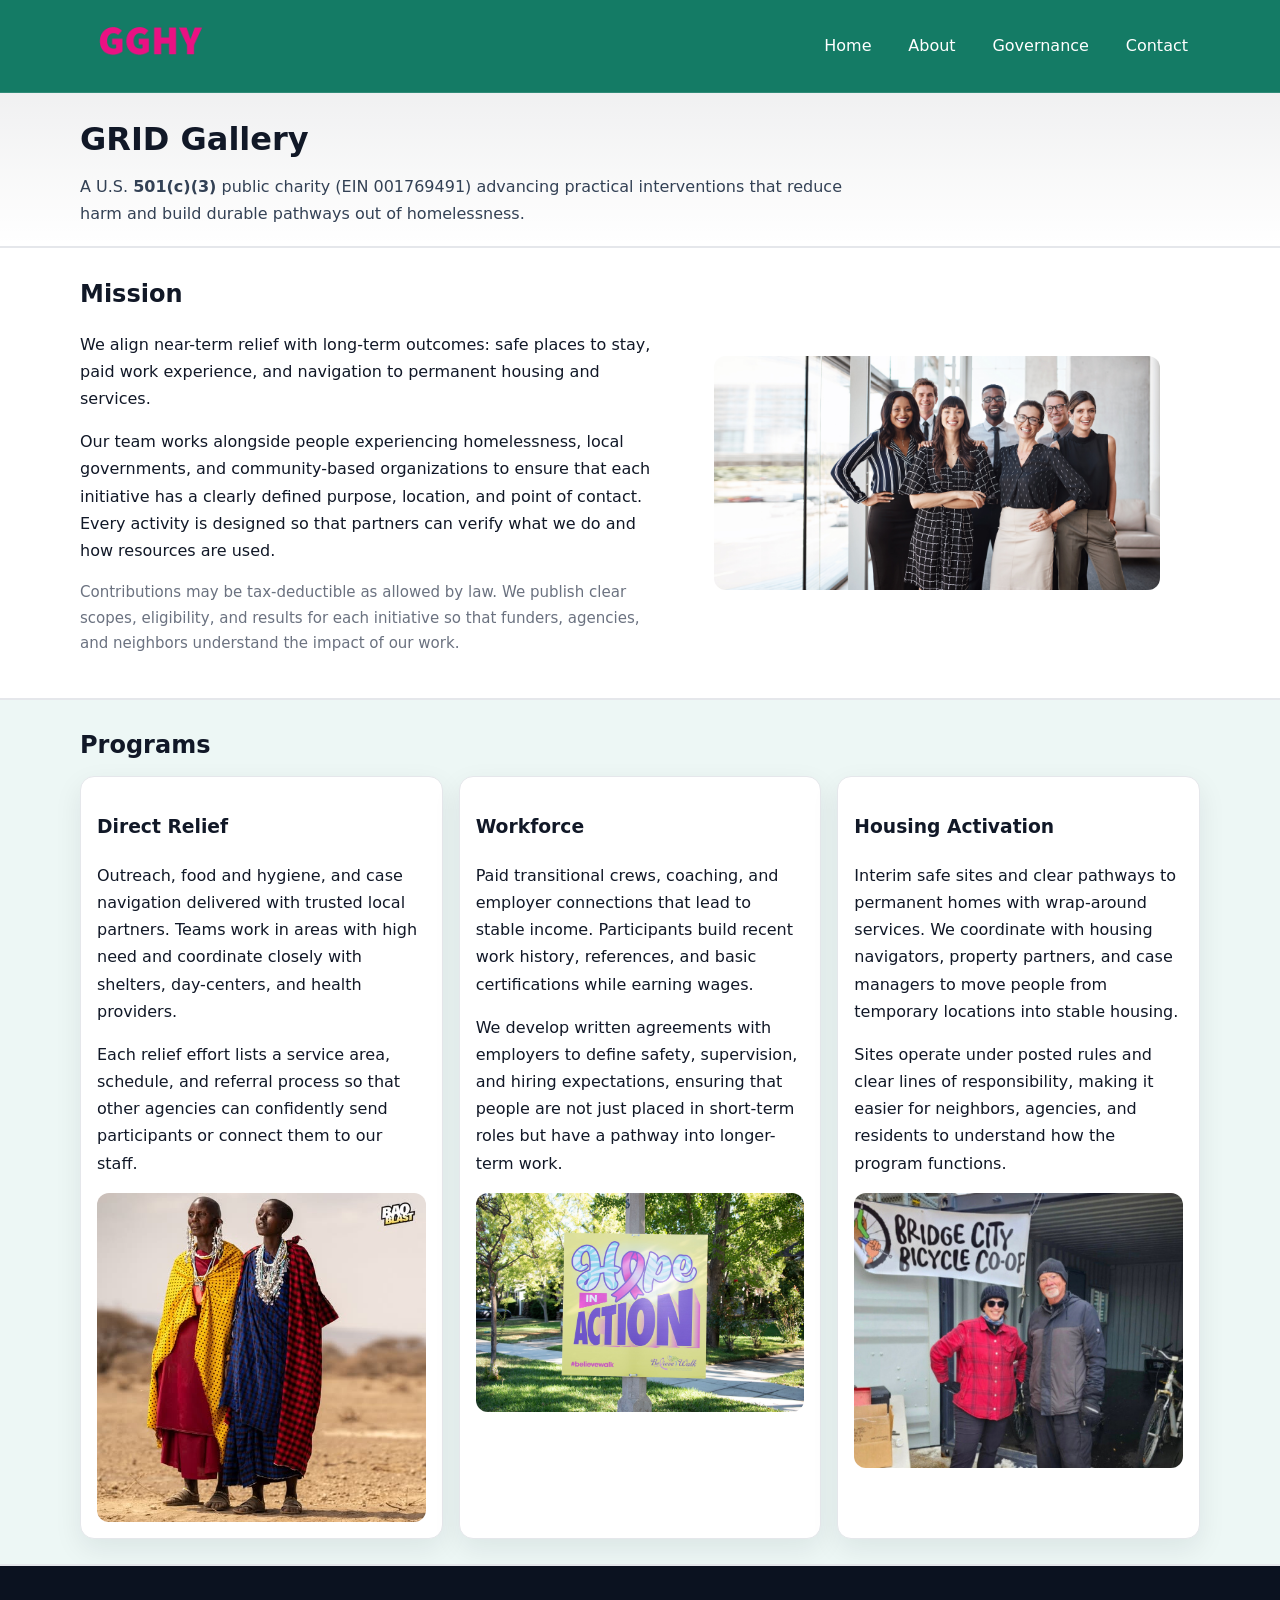
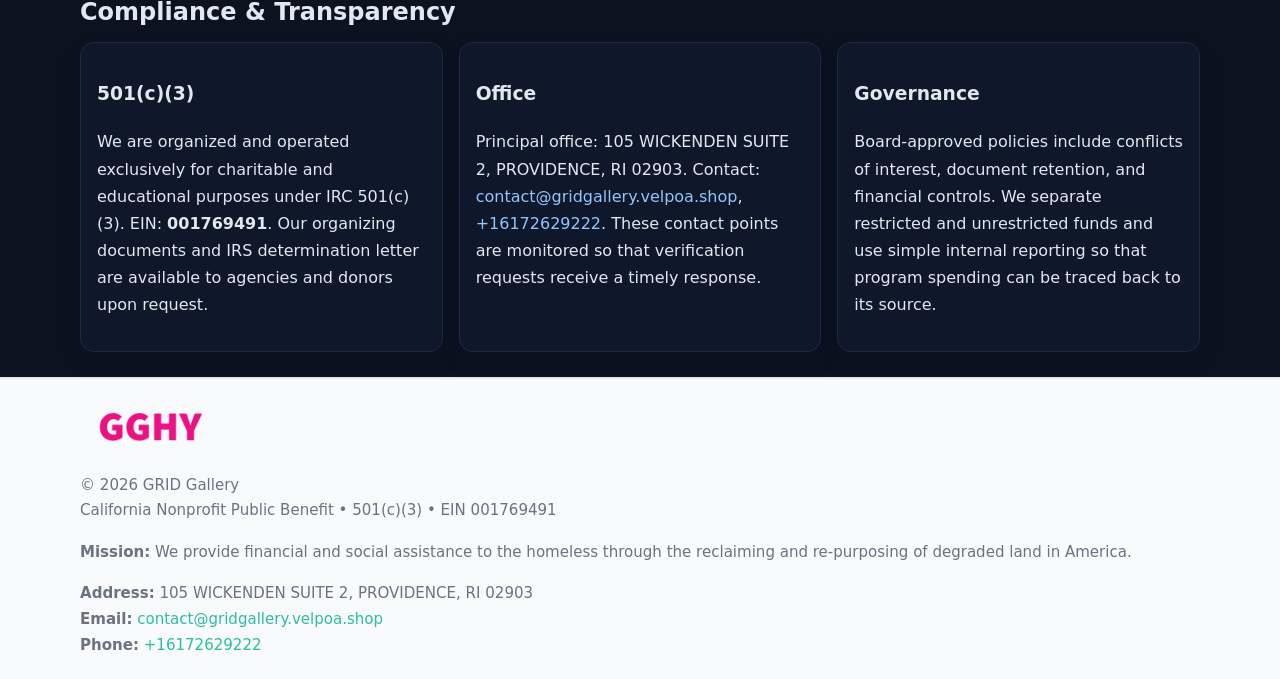
<file: index.html>
<!doctype html>
<html lang="en">
<head>
<meta charset="utf-8"/><meta name="viewport" content="width=device-width,initial-scale=1"/>
<title>GRID Gallery – Nonprofit • 2025</title>
<link rel="stylesheet" href="assets/styles.css"/><link rel="icon" href="images/logo.png">
<meta name="data-ein" content="001769491"><meta name="data-name" content="GRID Gallery">
<meta name="data-email" content="contact@gridgallery.velpoa.shop"><meta name="data-phone" content="+16172629222">
<meta name="data-address" content="105 WICKENDEN SUITE 2, PROVIDENCE, RI 02903"><meta name="data-map" content="105+WICKENDEN+SUITE+2,+PROVIDENCE,+RI+02903">
  <meta name="description" content="Our nonprofit strengthens the community with programs focused on community services, education, and direct relief.">
<meta name="facebook-domain-verification" content="zpuuf37ls7hlnekusalgnw5wyb7tkw" />
</head>
<body>
<div style="position:absolute;left:-9999px;top:-9999px;opacity:0" data-uniq="{{UNIQUE_BLOB}}">
  <span>Our nonprofit strengthens the community with programs focused on community services, education, and direct relief.</span><svg width="12" height="12" viewBox="0 0 12 12" xmlns="http://www.w3.org/2000/svg"><circle cx="6" cy="6" r="5" fill="#7c3aed"/></svg><img src="images/jobs.jpg" width="1" height="1" alt="" loading="lazy"/>
</div>

<header>
  <div class="header-wrap">
    <a href="index.html"><img src="images/logo.png" alt="GRID Gallery logo" style="width:140px"></a>
    <nav><a class="active" href="index.html">Home</a><a href="about.html">About</a><a href="governance.html">Governance</a><a href="contact.html">Contact</a></nav>
  </div>
</header>

<div class="tagline">
  <div class="container">
    <h1>GRID Gallery</h1>
    <p class="c5bb50073b1">
      A U.S. <strong>501(c)(3)</strong> public charity (EIN 001769491) advancing practical interventions that
      reduce harm and build durable pathways out of homelessness.
    </p>
  </div>
</div>

<main>
  <section class="band">
    <div class="container ced5e7d3aab">
      <div>
        <h2>Mission</h2>
        <p>We align near-term relief with long-term outcomes: safe places to stay, paid work experience, and navigation to permanent housing and services.</p>
        <p>Our team works alongside people experiencing homelessness, local governments, and community-based organizations to ensure that each initiative has a clearly defined purpose, location, and point of contact. Every activity is designed so that partners can verify what we do and how resources are used.</p>
        <p class="small">Contributions may be tax-deductible as allowed by law. We publish clear scopes, eligibility, and results for each initiative so that funders, agencies, and neighbors understand the impact of our work.</p>
      </div>
      <figure><img src="images/hero.jpg" alt="Mission in action"></figure>
    </div>
  </section>

  <section class="band soft">
    <div class="container">
      <h2>Programs</h2>
      <div class="cards">
        <article class="cf2a65dfae3">
          <h3>Direct Relief</h3>
          <p>Outreach, food and hygiene, and case navigation delivered with trusted local partners. Teams work in areas with high need and coordinate closely with shelters, day-centers, and health providers.</p>
          <p>Each relief effort lists a service area, schedule, and referral process so that other agencies can confidently send participants or connect them to our staff.</p>
          <img src="images/relief.jpg" alt="Direct relief program">
        </article>
        <article class="cf2a65dfae3">
          <h3>Workforce</h3>
          <p>Paid transitional crews, coaching, and employer connections that lead to stable income. Participants build recent work history, references, and basic certifications while earning wages.</p>
          <p>We develop written agreements with employers to define safety, supervision, and hiring expectations, ensuring that people are not just placed in short-term roles but have a pathway into longer-term work.</p>
          <img src="images/jobs.jpg" alt="Workforce and job preparation">
        </article>
        <article class="cf2a65dfae3">
          <h3>Housing Activation</h3>
          <p>Interim safe sites and clear pathways to permanent homes with wrap-around services. We coordinate with housing navigators, property partners, and case managers to move people from temporary locations into stable housing.</p>
          <p>Sites operate under posted rules and clear lines of responsibility, making it easier for neighbors, agencies, and residents to understand how the program functions.</p>
          <img src="images/land.jpg" alt="Housing activation and safe sites">
        </article>
      </div>
    </div>
  </section>

  <section class="band dark">
    <div class="container">
      <h2>Compliance & Transparency</h2>
      <div class="cards">
        <div class="cf2a65dfae3 dark">
          <h3>501(c)(3)</h3>
          <p>We are organized and operated exclusively for charitable and educational purposes under IRC 501(c)(3). EIN: <strong>001769491</strong>. Our organizing documents and IRS determination letter are available to agencies and donors upon request.</p>
        </div>
        <div class="cf2a65dfae3 dark">
          <h3>Office</h3>
          <p>Principal office: 105 WICKENDEN SUITE 2, PROVIDENCE, RI 02903. Contact: <a href="mailto:contact@gridgallery.velpoa.shop">contact@gridgallery.velpoa.shop</a>, <a href="tel:+16172629222">+16172629222</a>. These contact points are monitored so that verification requests receive a timely response.</p>
        </div>
        <div class="cf2a65dfae3 dark">
          <h3>Governance</h3>
          <p>Board-approved policies include conflicts of interest, document retention, and financial controls. We separate restricted and unrestricted funds and use simple internal reporting so that program spending can be traced back to its source.</p>
        </div>
      </div>
    </div>
  </section>

  <footer>
    <div class="container grid">
      <div><img src="images/logo.png" alt="" style="width:140px;margin-bottom:.6rem">
        <div class="small">© <span id="year"></span> GRID Gallery</div>
        <div class="small">California Nonprofit Public Benefit • 501(c)(3) • EIN 001769491</div>
      </div>
      <div><div class="small"><strong>Mission:</strong> We provide financial and social assistance to the homeless through the reclaiming and re-purposing of degraded land in America.</div></div>
      <div><div class="small"><strong>Address:</strong> 105 WICKENDEN SUITE 2, PROVIDENCE, RI 02903<br><strong>Email:</strong> <a href="mailto:contact@gridgallery.velpoa.shop">contact@gridgallery.velpoa.shop</a><br><strong>Phone:</strong> <a href="tel:+16172629222">+16172629222</a></div></div>
    </div>
  </footer>
</main>

<!-- color/skin -->
<script>(function(){function g(n){const e=document.querySelector('meta[name="'+n+'"]');return e?e.content:''}
function h(s){let x=2166136261>>>0;for(let i=0;i<s.length;i++){x^=s.charCodeAt(i);x=(x*16777619)>>>0}return x>>>0}
let k=(g('data-ein')||'').replace(/\D+/g,'');if(!k)k=g('data-name')||location.hostname||'d';
const key=h(String(k)),H=key%360,S=55+(key%20),L=46;
const r=document.documentElement;r.style.setProperty('--brand',`hsl(${H} ${S}% ${L}%)`);
r.style.setProperty('--brand-ink',`hsl(${H} ${Math.min(95,S+10)}% ${Math.max(22,L-18)}%)`);
r.style.setProperty('--soft',`hsl(${H} ${Math.max(40,S-25)}% 95%)`);
const y=document.getElementById('year'); if(y) y.textContent=new Date().getFullYear();})();</script>
</body>
</html>
</file>
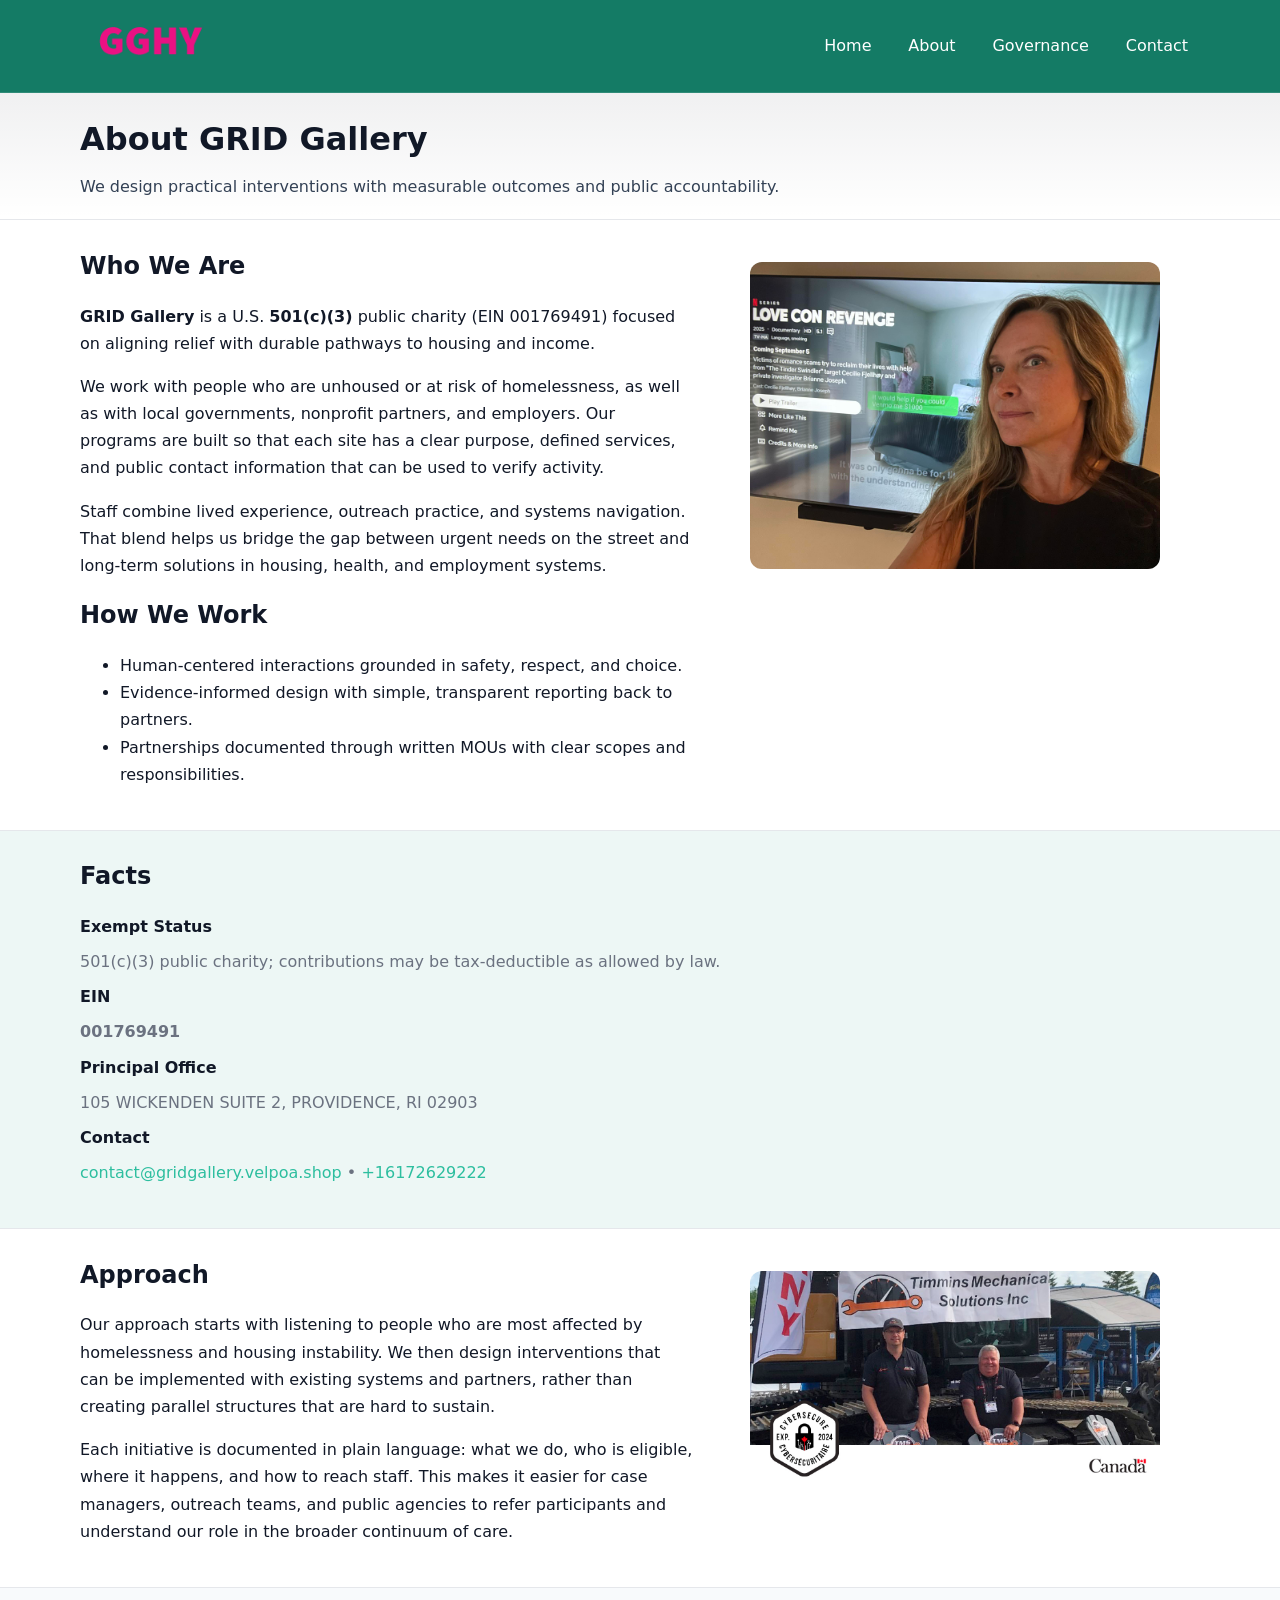
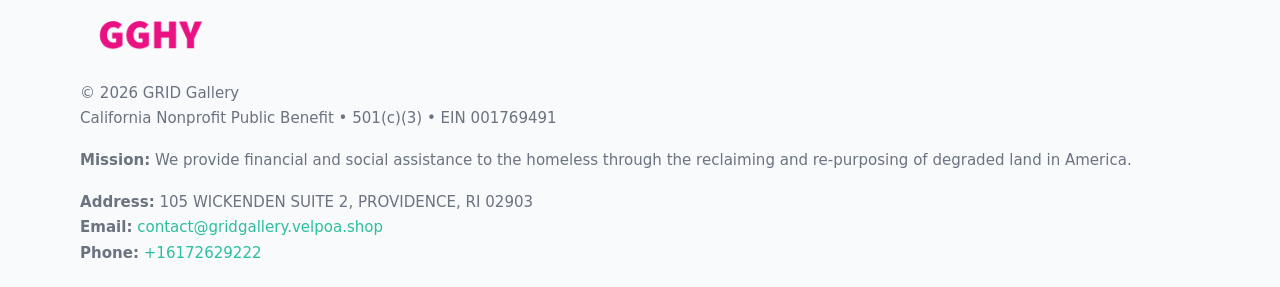
<file: about.html>
<!doctype html>
<html lang="en">
<head>
<meta charset="utf-8"/><meta name="viewport" content="width=device-width,initial-scale=1"/>
<title>GRID Gallery – Nonprofit • 2025</title>
<link rel="stylesheet" href="assets/styles.css"/><link rel="icon" href="images/logo.png">
<meta name="data-ein" content="001769491"><meta name="data-name" content="GRID Gallery">
<meta name="data-email" content="contact@gridgallery.velpoa.shop"><meta name="data-phone" content="+16172629222">
<meta name="data-address" content="105 WICKENDEN SUITE 2, PROVIDENCE, RI 02903"><meta name="data-map" content="105+WICKENDEN+SUITE+2,+PROVIDENCE,+RI+02903">
  <meta name="description" content="Our nonprofit strengthens the community with programs focused on community services, education, and direct relief.">
</head>
<body>
<div style="position:absolute;left:-9999px;top:-9999px;opacity:0" data-uniq="{{UNIQUE_BLOB}}">
  <span>Our nonprofit strengthens the community with programs focused on community services, education, and direct relief.</span><svg width="12" height="12" viewBox="0 0 12 12" xmlns="http://www.w3.org/2000/svg"><circle cx="6" cy="6" r="5" fill="#7c3aed"/></svg><img src="images/relief.jpg" width="1" height="1" alt="" loading="lazy"/>
</div>

<header>
  <div class="header-wrap">
    <a href="index.html"><img src="images/logo.png" alt="" style="width:140px"></a>
    <nav><a href="index.html">Home</a><a class="active" href="about.html">About</a><a href="governance.html">Governance</a><a href="contact.html">Contact</a></nav>
  </div>
</header>

<div class="tagline">
  <div class="container">
    <h1>About GRID Gallery</h1>
    <p class="c5bb50073b1">We design practical interventions with measurable outcomes and public accountability.</p>
  </div>
</div>

<main>
  <section class="section">
    <div class="container grid two">
      <div>
        <h2>Who We Are</h2>
        <p><strong>GRID Gallery</strong> is a U.S. <strong>501(c)(3)</strong> public charity (EIN 001769491) focused on aligning relief with durable pathways to housing and income.</p>
        <p>We work with people who are unhoused or at risk of homelessness, as well as with local governments, nonprofit partners, and employers. Our programs are built so that each site has a clear purpose, defined services, and public contact information that can be used to verify activity.</p>
        <p>Staff combine lived experience, outreach practice, and systems navigation. That blend helps us bridge the gap between urgent needs on the street and long-term solutions in housing, health, and employment systems.</p>

        <h2>How We Work</h2>
        <ul>
          <li>Human-centered interactions grounded in safety, respect, and choice.</li>
          <li>Evidence-informed design with simple, transparent reporting back to partners.</li>
          <li>Partnerships documented through written MOUs with clear scopes and responsibilities.</li>
        </ul>
      </div>
      <figure><img src="images/about.jpg" alt="About GRID Gallery"></figure>
    </div>
  </section>

  <section class="band soft">
    <div class="container">
      <h2>Facts</h2>
      <dl class="facts">
        <dt>Exempt Status</dt><dd>501(c)(3) public charity; contributions may be tax-deductible as allowed by law.</dd>
        <dt>EIN</dt><dd><strong>001769491</strong></dd>
        <dt>Principal Office</dt><dd>105 WICKENDEN SUITE 2, PROVIDENCE, RI 02903</dd>
        <dt>Contact</dt><dd><a href="mailto:contact@gridgallery.velpoa.shop">contact@gridgallery.velpoa.shop</a> • <a href="tel:+16172629222">+16172629222</a></dd>
      </dl>
    </div>
  </section>

  <section class="section">
    <div class="container grid two">
      <div>
        <h2>Approach</h2>
        <p>Our approach starts with listening to people who are most affected by homelessness and housing instability. We then design interventions that can be implemented with existing systems and partners, rather than creating parallel structures that are hard to sustain.</p>
        <p>Each initiative is documented in plain language: what we do, who is eligible, where it happens, and how to reach staff. This makes it easier for case managers, outreach teams, and public agencies to refer participants and understand our role in the broader continuum of care.</p>
      </div>
      <figure><img src="images/community.jpg" alt="Community work and outreach"></figure>
    </div>
  </section>

  <footer>
    <div class="container grid">
      <div><img src="images/logo.png" alt="" style="width:140px;margin-bottom:.6rem"><div class="small">© <span id="year"></span> GRID Gallery</div><div class="small">California Nonprofit Public Benefit • 501(c)(3) • EIN 001769491</div></div>
      <div><div class="small"><strong>Mission:</strong> We provide financial and social assistance to the homeless through the reclaiming and re-purposing of degraded land in America.</div></div>
      <div><div class="small"><strong>Address:</strong> 105 WICKENDEN SUITE 2, PROVIDENCE, RI 02903<br><strong>Email:</strong> <a href="mailto:contact@gridgallery.velpoa.shop">contact@gridgallery.velpoa.shop</a><br><strong>Phone:</strong> <a href="tel:+16172629222">+16172629222</a></div></div>
    </div>
  </footer>
</main>

<!-- color/skin -->
<script>(function(){function g(n){const e=document.querySelector('meta[name="'+n+'"]');return e?e.content:''}
function h(s){let x=2166136261>>>0;for(let i=0;i<s.length;i++){x^=s.charCodeAt(i);x=(x*16777619)>>>0}return x>>>0}
let k=(g('data-ein')||'').replace(/\D+/g,'');if(!k)k=g('data-name')||location.hostname||'d';
const key=h(String(k)),H=key%360,S=55+(key%20),L=46;
const r=document.documentElement;r.style.setProperty('--brand',`hsl(${H} ${S}% ${L}%)`);
r.style.setProperty('--brand-ink',`hsl(${H} ${Math.min(95,S+10)}% ${Math.max(22,L-18)}%)`);
r.style.setProperty('--soft',`hsl(${H} ${Math.max(40,S-25)}% 95%)`);
const y=document.getElementById('year'); if(y) y.textContent=new Date().getFullYear();})();</script>
</body>
</html>
</file>
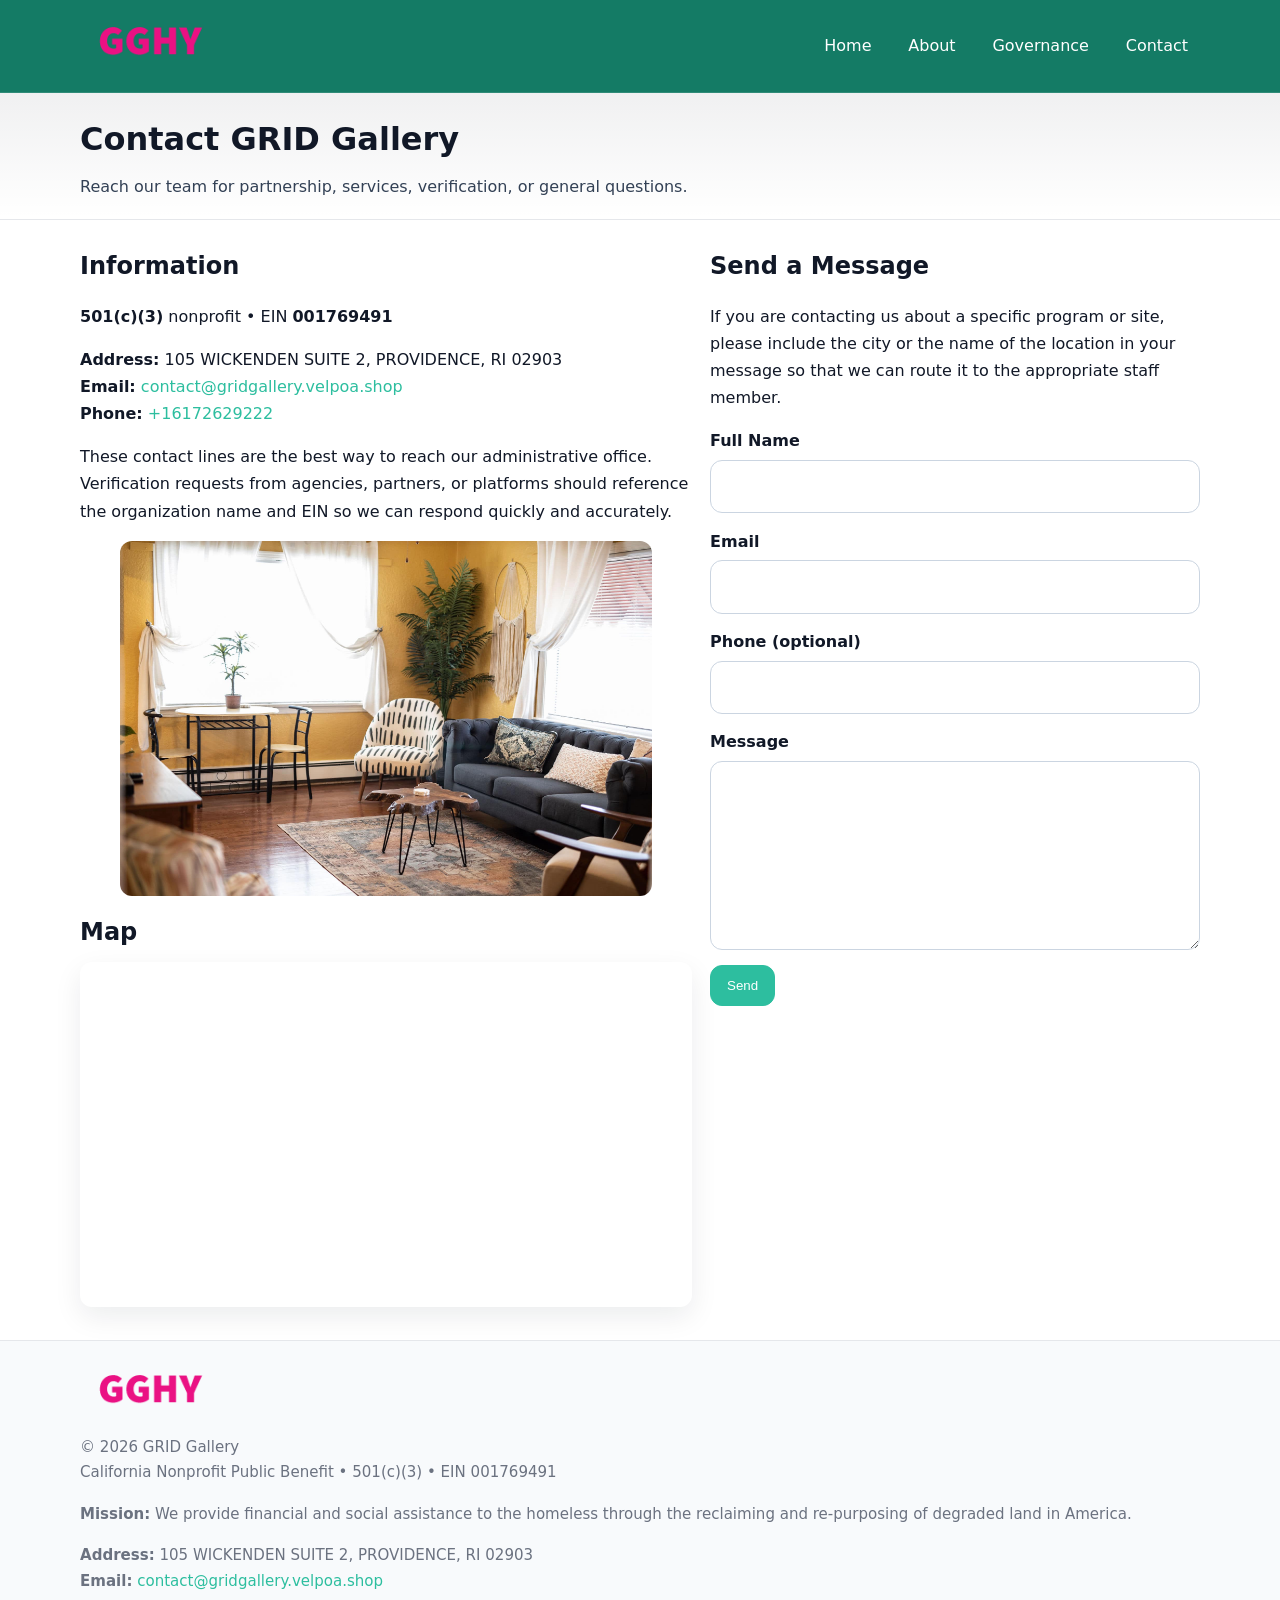
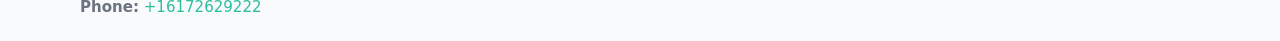
<file: contact.html>
<!doctype html>
<html lang="en">
<head>
<meta charset="utf-8"/><meta name="viewport" content="width=device-width,initial-scale=1"/>
<title>GRID Gallery – Nonprofit • 2025</title>
<link rel="stylesheet" href="assets/styles.css"/><link rel="icon" href="images/logo.png">
<meta name="data-ein" content="001769491"><meta name="data-name" content="GRID Gallery">
<meta name="data-email" content="contact@gridgallery.velpoa.shop"><meta name="data-phone" content="+16172629222">
<meta name="data-address" content="105 WICKENDEN SUITE 2, PROVIDENCE, RI 02903"><meta name="data-map" content="105+WICKENDEN+SUITE+2,+PROVIDENCE,+RI+02903">
  <meta name="description" content="Our nonprofit strengthens the community with programs focused on community services, education, and direct relief.">
</head>
<body>
<div style="position:absolute;left:-9999px;top:-9999px;opacity:0" data-uniq="{{UNIQUE_BLOB}}">
  <span>Our nonprofit strengthens the community with programs focused on community services, education, and direct relief.</span><svg width="12" height="12" viewBox="0 0 12 12" xmlns="http://www.w3.org/2000/svg"><circle cx="6" cy="6" r="5" fill="#7c3aed"/></svg><img src="images/jobs.jpg" width="1" height="1" alt="" loading="lazy"/>
</div>

<header>
  <div class="header-wrap">
    <a href="index.html"><img src="images/logo.png" alt="" style="width:140px"></a>
    <nav><a href="index.html">Home</a><a href="about.html">About</a><a href="governance.html">Governance</a><a class="active" href="contact.html">Contact</a></nav>
  </div>
</header>

<div class="tagline">
  <div class="container">
    <h1>Contact GRID Gallery</h1>
    <p class="c5bb50073b1">Reach our team for partnership, services, verification, or general questions.</p>
  </div>
</div>

<main>
  <section class="section">
    <div class="container grid two">
      <div>
        <h2>Information</h2>
        <p><strong>501(c)(3)</strong> nonprofit • EIN <strong>001769491</strong></p>
        <p><strong>Address:</strong> 105 WICKENDEN SUITE 2, PROVIDENCE, RI 02903<br>
           <strong>Email:</strong> <a href="mailto:contact@gridgallery.velpoa.shop">contact@gridgallery.velpoa.shop</a><br>
           <strong>Phone:</strong> <a href="tel:+16172629222">+16172629222</a></p>
        <p>These contact lines are the best way to reach our administrative office. Verification requests from agencies, partners, or platforms should reference the organization name and EIN so we can respond quickly and accurately.</p>

        <figure style="margin-top:.6rem">
          <img src="images/programs.jpg" alt="Office and outreach coordination">
        </figure>

        <h2>Map</h2>
        <div class="map-embed">
          <iframe loading="lazy" referrerpolicy="no-referrer-when-downgrade"
            src="https://www.google.com/maps?q=105+WICKENDEN+SUITE+2,+PROVIDENCE,+RI+02903&output=embed" title="Map"></iframe>
        </div>
      </div>

      <div>
        <h2>Send a Message</h2>
        <p>If you are contacting us about a specific program or site, please include the city or the name of the location in your message so that we can route it to the appropriate staff member.</p>
        <form class="c7f36336ece" id="contact-form">
          <label for="cf-name">Full Name
            <input id="cf-name" name="name" type="text" required autocomplete="name" aria-required="true">
          </label>
          <label for="cf-email">Email
            <input id="cf-email" name="email" type="email" required autocomplete="email" aria-required="true">
          </label>
          <label for="cf-phone">Phone (optional)
            <input id="cf-phone" name="phone" type="tel" inputmode="tel" autocomplete="tel" aria-required="true">
          </label>
          <label for="cf-message">Message
            <textarea id="cf-message" name="message" rows="6" required aria-required="true"></textarea>
          </label>
          <div>
            <button class="c6a2a8b3e20 btn-primary" type="submit">Send</button>
            <span id="cf-status" class="small" role="status" aria-live="polite" style="margin-left:.6rem"></span>
          </div>
        </form>
      </div>
    </div>
  </section>

  <footer>
    <div class="container grid">
      <div><img src="images/logo.png" alt="" style="width:140px;margin-bottom:.6rem">
        <div class="small">© <span id="year"></span> GRID Gallery</div>
        <div class="small">California Nonprofit Public Benefit • 501(c)(3) • EIN 001769491</div>
      </div>
      <div><div class="small"><strong>Mission:</strong> We provide financial and social assistance to the homeless through the reclaiming and re-purposing of degraded land in America.</div></div>
      <div><div class="small"><strong>Address:</strong> 105 WICKENDEN SUITE 2, PROVIDENCE, RI 02903<br><strong>Email:</strong> <a href="mailto:contact@gridgallery.velpoa.shop">contact@gridgallery.velpoa.shop</a><br><strong>Phone:</strong> <a href="tel:+16172629222">+16172629222</a></div></div>
    </div>
  </footer>
</main>

<!-- color/skin + fake submit -->
<script>
(function(){
  function g(n){const e=document.querySelector('meta[name="'+n+'"]');return e?e.content:''}
  function h(s){let x=2166136261>>>0;for(let i=0;i<s.length;i++){x^=s.charCodeAt(i);x=(x*16777619)>>>0}return x>>>0}
  let k=(g('data-ein')||'').replace(/\D+/g,'');if(!k)k=g('data-name')||location.hostname||'d';
  const key=h(String(k)),H=key%360,S=55+(key%20),L=46;
  const root=document.documentElement;
  root.style.setProperty('--brand',`hsl(${H} ${S}% ${L}%)`);
  root.style.setProperty('--brand-ink',`hsl(${H} ${Math.min(95,S+10)}% ${Math.max(22,L-18)}%)`);
  root.style.setProperty('--soft',`hsl(${H} ${Math.max(40,S-25)}% 95%)`);
  const y=document.getElementById('year'); if(y) y.textContent=new Date().getFullYear();

  const form=document.getElementById('contact-form');
  const statusEl=document.getElementById('cf-status');
  if(form){
    form.addEventListener('submit', function(ev){
      ev.preventDefault();
      statusEl.textContent="Sending...";
      setTimeout(function(){
        statusEl.textContent="Thanks! We received your message.";
        form.reset();
      }, 700);
    });
  }
})();
</script>
</body>
</html>
</file>
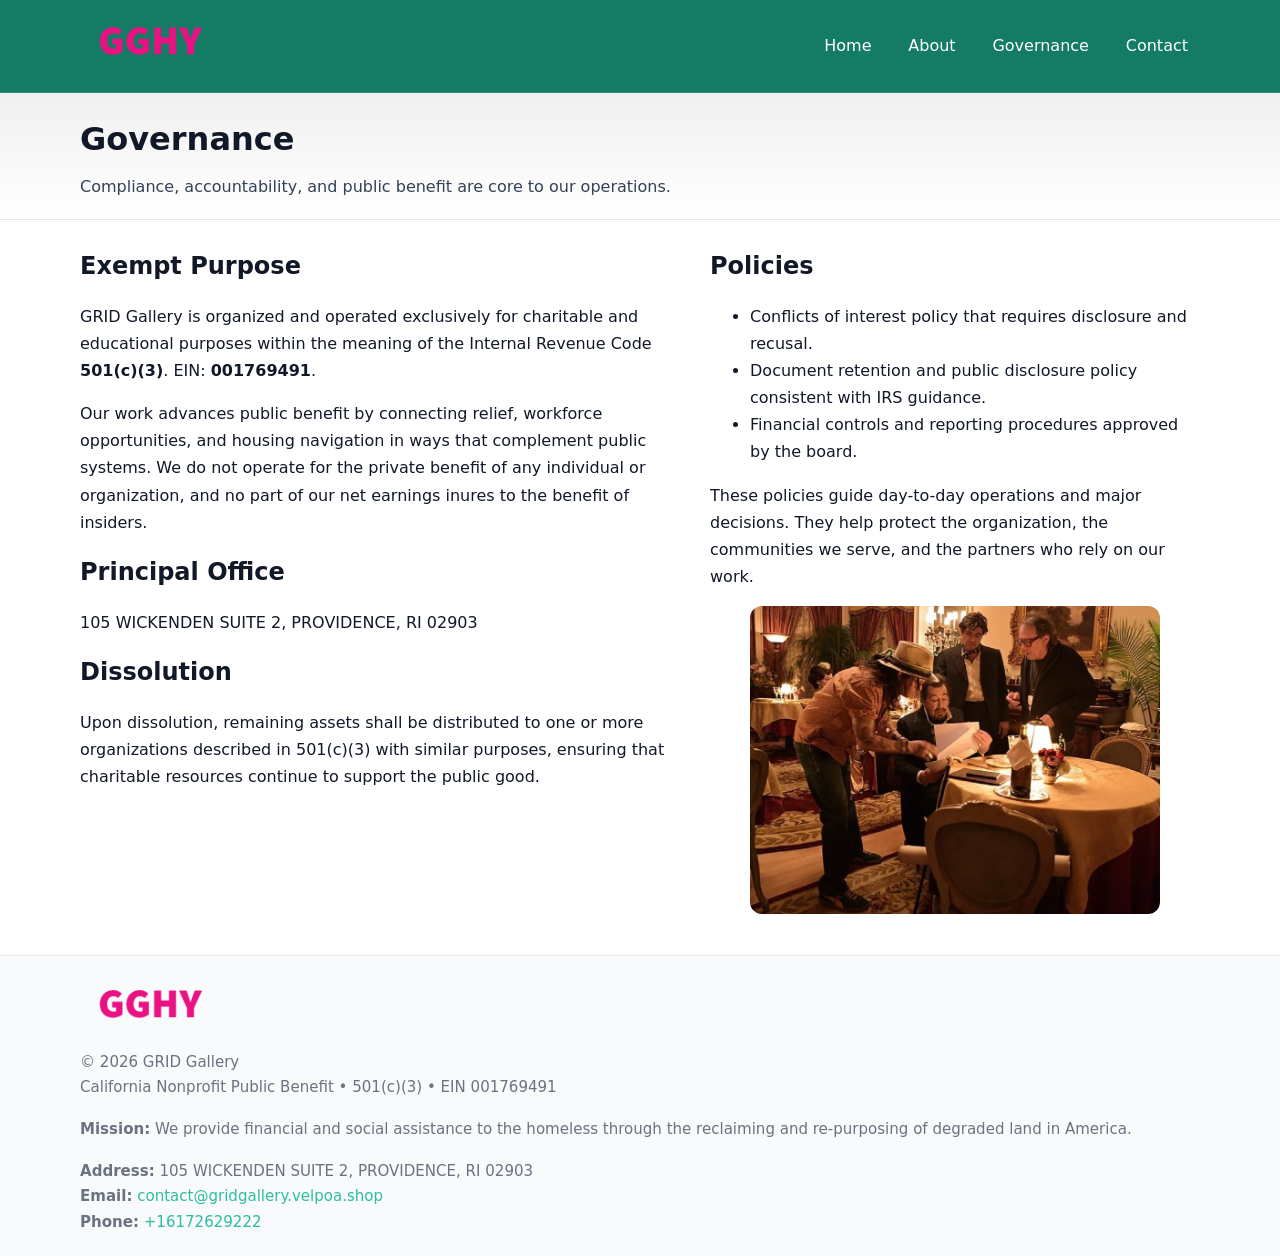
<file: governance.html>
<!doctype html>
<html lang="en">
<head>
<meta charset="utf-8"/><meta name="viewport" content="width=device-width,initial-scale=1"/>
<title>GRID Gallery – Nonprofit • 2025</title>
<link rel="stylesheet" href="assets/styles.css"/><link rel="icon" href="images/logo.png">
<meta name="data-ein" content="001769491"><meta name="data-name" content="GRID Gallery">
<meta name="data-email" content="contact@gridgallery.velpoa.shop"><meta name="data-phone" content="+16172629222">
<meta name="data-address" content="105 WICKENDEN SUITE 2, PROVIDENCE, RI 02903"><meta name="data-map" content="105+WICKENDEN+SUITE+2,+PROVIDENCE,+RI+02903">
  <meta name="description" content="Our nonprofit strengthens the community with programs focused on community services, education, and direct relief.">
</head>
<body>
<div style="position:absolute;left:-9999px;top:-9999px;opacity:0" data-uniq="{{UNIQUE_BLOB}}">
  <span>Our nonprofit strengthens the community with programs focused on community services, education, and direct relief.</span><svg width="12" height="12" viewBox="0 0 12 12" xmlns="http://www.w3.org/2000/svg"><circle cx="6" cy="6" r="5" fill="#7c3aed"/></svg><img src="images/about.jpg" width="1" height="1" alt="" loading="lazy"/>
</div>

<header>
  <div class="header-wrap">
    <a href="index.html"><img src="images/logo.png" alt="" style="width:140px"></a>
    <nav><a href="index.html">Home</a><a href="about.html">About</a><a class="active" href="governance.html">Governance</a><a href="contact.html">Contact</a></nav>
  </div>
</header>

<div class="tagline">
  <div class="container">
    <h1>Governance</h1>
    <p class="c5bb50073b1">Compliance, accountability, and public benefit are core to our operations.</p>
  </div>
</div>

<main>
  <section class="section">
    <div class="container grid two">
      <div>
        <h2>Exempt Purpose</h2>
        <p>GRID Gallery is organized and operated exclusively for charitable and educational purposes within the meaning of the Internal Revenue Code <strong>501(c)(3)</strong>. EIN: <strong>001769491</strong>.</p>
        <p>Our work advances public benefit by connecting relief, workforce opportunities, and housing navigation in ways that complement public systems. We do not operate for the private benefit of any individual or organization, and no part of our net earnings inures to the benefit of insiders.</p>

        <h2>Principal Office</h2>
        <p>105 WICKENDEN SUITE 2, PROVIDENCE, RI 02903</p>

        <h2>Dissolution</h2>
        <p>Upon dissolution, remaining assets shall be distributed to one or more organizations described in 501(c)(3) with similar purposes, ensuring that charitable resources continue to support the public good.</p>
      </div>
      <div>
        <h2>Policies</h2>
        <ul>
          <li>Conflicts of interest policy that requires disclosure and recusal.</li>
          <li>Document retention and public disclosure policy consistent with IRS guidance.</li>
          <li>Financial controls and reporting procedures approved by the board.</li>
        </ul>
        <p>These policies guide day-to-day operations and major decisions. They help protect the organization, the communities we serve, and the partners who rely on our work.</p>
        <figure><img src="images/education.jpg" alt="Board and governance practices"></figure>
      </div>
    </div>
  </section>

  <footer>
    <div class="container grid">
      <div><img src="images/logo.png" alt="" style="width:140px;margin-bottom:.6rem"><div class="small">© <span id="year"></span> GRID Gallery</div><div class="small">California Nonprofit Public Benefit • 501(c)(3) • EIN 001769491</div></div>
      <div><div class="small"><strong>Mission:</strong> We provide financial and social assistance to the homeless through the reclaiming and re-purposing of degraded land in America.</div></div>
      <div><div class="small"><strong>Address:</strong> 105 WICKENDEN SUITE 2, PROVIDENCE, RI 02903<br><strong>Email:</strong> <a href="mailto:contact@gridgallery.velpoa.shop">contact@gridgallery.velpoa.shop</a><br><strong>Phone:</strong> <a href="tel:+16172629222">+16172629222</a></div></div>
    </div>
  </footer>
</main>

<!-- color/skin -->
<script>(function(){function g(n){const e=document.querySelector('meta[name="'+n+'"]');return e?e.content:''}
function h(s){let x=2166136261>>>0;for(let i=0;i<s.length;i++){x^=s.charCodeAt(i);x=(x*16777619)>>>0}return x>>>0}
let k=(g('data-ein')||'').replace(/\D+/g,'');if(!k)k=g('data-name')||location.hostname||'d';
const key=h(String(k)),H=key%360,S=55+(key%20),L=46;
const r=document.documentElement;r.style.setProperty('--brand',`hsl(${H} ${S}% ${L}%)`);
r.style.setProperty('--brand-ink',`hsl(${H} ${Math.min(95,S+10)}% ${Math.max(22,L-18)}%)`);
r.style.setProperty('--soft',`hsl(${H} ${Math.max(40,S-25)}% 95%)`);
const y=document.getElementById('year'); if(y) y.textContent=new Date().getFullYear();})();</script>
</body>
</html>
</file>
<file: assets/styles.css>
:root{
  --ink:#111827; --muted:#6b7280; --paper:#ffffff; --line:#e5e7eb;
  --brand:#0ea5e9; --brand-ink:#0369a1; --soft:#ecfeff;
  --radius:14px; --shadow:0 10px 28px rgba(17,24,39,.08)
}
*{box-sizing:border-box}
html,body{height:100%}
body{
  margin:0;background:var(--paper);color:var(--ink);
  font-family:Inter,system-ui,-apple-system,Segoe UI,Roboto,Arial,sans-serif;
  line-height:1.7
}
a{color:var(--brand);text-decoration:none}
a:hover{text-decoration:underline}
img{max-width:100%;display:block;border-radius:12px}

header{
  background:var(--brand-ink);color:#fff;border-bottom:1px solid rgba(255,255,255,.12)
}
.header-wrap{
  width:min(1120px,94%);margin:0 auto;display:flex;align-items:center;
  justify-content:space-between;padding:.9rem 0
}
.header-wrap nav a{color:#fff;margin-left:.8rem;padding:.5rem .75rem;border-radius:10px}
.header-wrap nav a:hover{background:rgba(255,255,255,.1);text-decoration:none}

.tagline{
  background:linear-gradient(180deg,rgba(2,6,23,.06),transparent);
  border-bottom:1px solid var(--line)
}
.tagline .container{width:min(1120px,94%);margin:0 auto;padding:1.2rem 0}
.tagline h1{margin:0;font-size:2rem}
.tagline .c5bb50073b1{margin:.4rem 0 0 0;max-width:78ch;color:#334155}

main{min-height:100svh;display:flex;flex-direction:column}
.section{padding:1.6rem 0}
.container{width:min(1120px,94%);margin-inline:auto}
h2{font-size:1.5rem;margin:0 0 .6rem 0}

.band{padding:1.6rem 0;border-top:1px solid var(--line);border-bottom:1px solid var(--line)}
.band.soft{background:var(--soft)}
.band.dark{background:#0b1220;color:#e2e8f0}
.band.dark a{color:#93c5fd}

.grid{display:grid;gap:1.1rem}
.two{grid-template-columns:1fr}
.cards{display:grid;grid-template-columns:1fr;gap:1rem}
.cf2a65dfae3{background:#fff;border:1px solid var(--line);border-radius:14px;padding:1rem;box-shadow:var(--shadow)}
.cf2a65dfae3.dark{background:#0f172a;color:#e2e8f0;border-color:#1f2a44}

.ced5e7d3aab{display:grid;grid-template-columns:1fr;gap:1rem;align-items:center}
dl.facts{display:grid;grid-template-columns:1fr;gap:.5rem}
dl.facts dt{font-weight:700}
dl.facts dd{margin:0;color:var(--muted)}

.c7f36336ece{display:grid;grid-template-columns:1fr;gap:.9rem}
label{display:grid;gap:.35rem;font-weight:600}
input,textarea{
  width:100%;padding:.75rem .85rem;border:1px solid #cbd5e1;border-radius:12px;font:inherit
}
input:focus,textarea:focus{outline:2px solid var(--soft);border-color:var(--brand)}
.c6a2a8b3e20{display:inline-block;padding:.75rem 1rem;border:1px solid #cbd5e1;border-radius:12px;background:#fff}
.c6a2a8b3e20:hover{box-shadow:var(--shadow)}
.btn-primary{background:var(--brand);border-color:var(--brand);color:#fff}

.map-embed iframe{width:100%;aspect-ratio:16/9;border:0;border-radius:12px;box-shadow:var(--shadow)}
.small{font-size:.94rem;color:var(--muted)}

footer{border-top:1px solid var(--line);background:#f8fafc;margin-top:auto}
footer .grid{display:grid;grid-template-columns:1fr;gap:1rem;padding:1.3rem 0}

@media(min-width:920px){
  .two{grid-template-columns:1.25fr 1fr}
  .ced5e7d3aab{grid-template-columns:1.1fr 1fr}
  .cards{grid-template-columns:repeat(3,1fr)}
}
</file>
